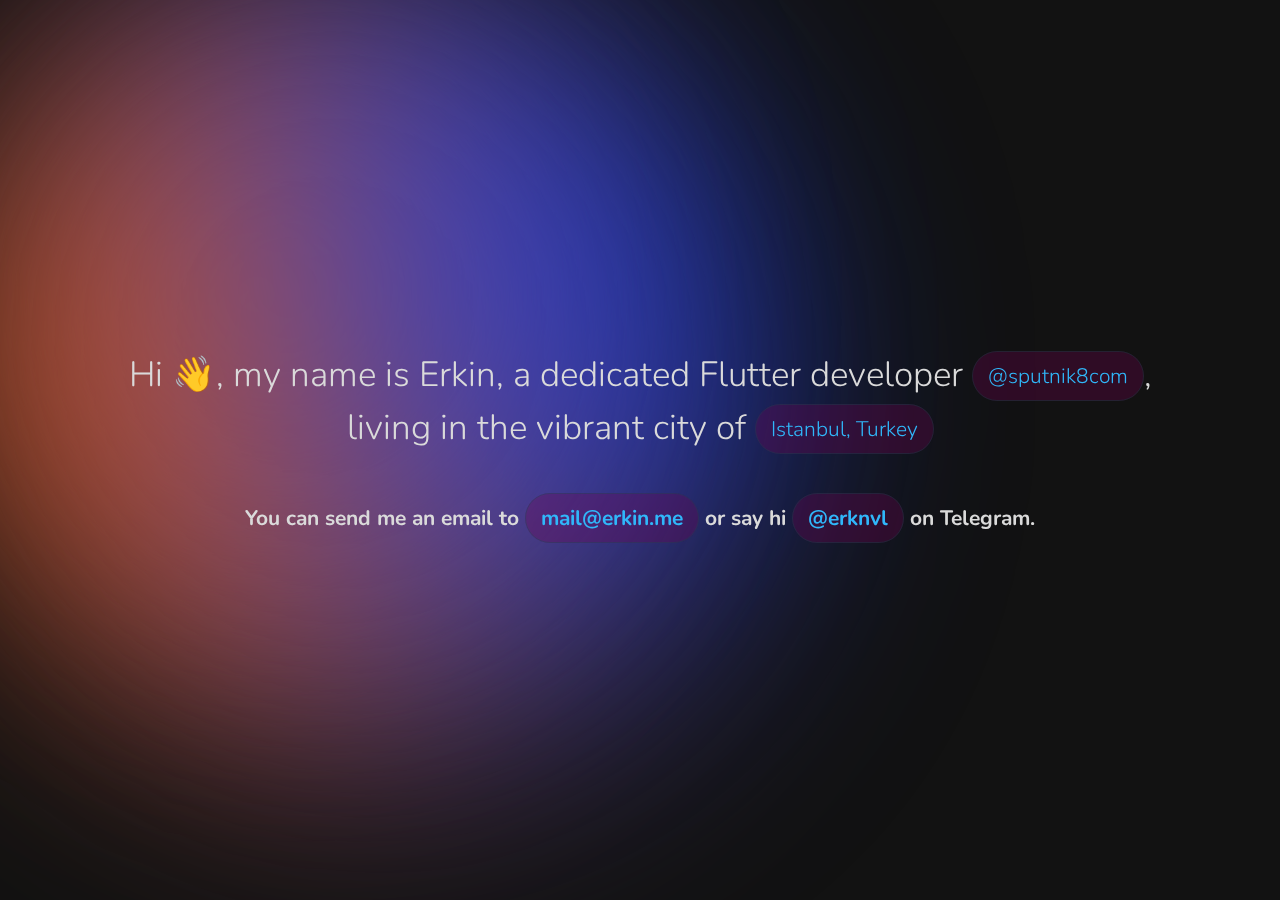
<file: index.html>
<!DOCTYPE html>
<html lang="en">

<head>
  <meta name="yandex-verification" content="f5d669f930142382" />
  <meta charset="UTF-8" />
  <meta name="viewport" content="width=device-width, initial-scale=1.0" />
  <meta http-equiv="X-UA-Compatible" content="ie=edge" />
  <meta name="Description"
    content="Hi, my name is Erkin, Flutter Developer and just a guy who's passionate about UI/UX" />
  <meta name="google" content="nositelinkssearchbox" />
  <title>Erkin Ovlyagulyyev - Flutter Developer</title>
  <link rel="shortcut icon" href="favicon.png" type="image/x-icon" />
  <link rel="preconnect" href="https://fonts.googleapis.com">
  <link rel="preconnect" href="https://fonts.gstatic.com" crossorigin>
  <link rel="preconnect" href="https://fonts.googleapis.com">
  <link rel="preconnect" href="https://fonts.gstatic.com" crossorigin>
  <link rel="preconnect" href="https://fonts.googleapis.com">
  <link rel="preconnect" href="https://fonts.gstatic.com" crossorigin>
  <link
    href="https://fonts.googleapis.com/css2?family=Nunito:wght@200;300;400;500;600;700&display=swap"
    rel="stylesheet">
  <link rel="stylesheet" href="./styles/style.css">
</head>

<body style="margin: 0; padding: 0">
  <div class="glow-container">
    <div class="ball"></div>
    <div class="ball" style="--delay:-12s;--size:0.35;--speed:25s;"></div>
    <div class="ball" style="--delay:-10s;--size:0.3;--speed:15s;"></div>
  </div>
  <!-- Google Tag Manager (noscript) -->
  <noscript><iframe
      src="https://www.googletagmanager.com/ns.html?id=GTM-TF5S38B" height="0"
      width="0" style="display: none; visibility: hidden"></iframe></noscript>
  <!-- End Google Tag Manager (noscript) -->
  <div class="root-container">
    <main>
      <h1>
        Hi 👋, my name is <span>Erkin,</span> a dedicated
        Flutter developer <a id="email" rel="noreferrer" target="_blank"
          href="https://www.sputnik8.com">@sputnik8com</a>, living in the
        vibrant
        city of <a target="_blank"
          href="https://goo.gl/maps/zqCxmK49XHVn1w716">Istanbul, Turkey</a>

      </h1>
      <h5>
        You can send me an email to <a class="social"
          href="mailto:mail@erkin.me" target="_blank">
          mail@erkin.me</a> or say hi <a class="social"
          href="https://t.me/erknvl" target="_blank">@erknvl</a> on Telegram.
      </h5>
    </main>

  </div>

  <!-- <h1>Latest Projects</h1>
  <section id="portfolio">
    <article>

      <section class="top">
        <div class="info">
          <img src="assets/icons/kp.png" alt="" srcset="" class="app-logo-img">
          <div class="spacer"></div>
          <div class="title">
            <h3>Kids Plaza Turkmenistan</h3>
            <h5>Shopping</h5>
          </div>
        </div>


      </section>

      <section class="images">
        <img src="assets/images/kp/1.jpeg" alt="" srcset=""
          class="app-screen-img">

        <img src="assets/images/kp/2.jpeg" alt="" srcset=""
          class="app-screen-img">

        <img src="assets/images/kp/3.jpeg" alt="" srcset=""
          class="app-screen-img">
      </section>
      <div class="store-links">
        <a
          href='https://apps.apple.com/us/app/kids-plaza-turkmenistan/id6465289747'>
          <img alt='Download on the App Store' class="appstore"
            src='assets/icons/appstore.svg' />
        </a>
        <a
          href='https://play.google.com/store/apps/details?id=com.kidsplazatm.app&pcampaignid=pcampaignidMKT-Other-global-all-co-prtnr-py-PartBadge-Mar2515-1'>
          <img alt='Get it on Google Play' src='assets/icons/play.png' />
        </a>
      </div>
    </article>
    <article>
      <section class="top">
        <div class="info">
          <img src="assets/images/brandym/logo.png" alt="" srcset=""
            class="app-logo-img">
          <div class="spacer"></div>
          <div class="title">
            <h3>Brandym Store</h3>
            <h5>Shopping</h5>
          </div>
        </div>
      </section>

      <section class="images">
        <img src="assets/images/brandym/1.webp" alt="" srcset=""
          class="app-screen-img">

        <img src="assets/images/brandym/2.webp" alt="" srcset=""
          class="app-screen-img">

        <img src="assets/images/brandym/3.webp" alt="" srcset=""
          class="app-screen-img">
      </section>
      <div class="store-links">
        <a href='https://apps.apple.com/tr/app/brandym/id6450019101'>
          <img alt='Download on the App Store' class="appstore"
            src='assets/icons/appstore.svg' />
        </a>
        <a
          href='https://play.google.com/store/apps/details?id=com.brandym.app&pcampaignid=pcampaignidMKT-Other-global-all-co-prtnr-py-PartBadge-Mar2515-1'>
          <img alt='Get it on Google Play' src='assets/icons/play.png' />
        </a>
      </div>
    </article>
    <article>
      <section class="top">
        <div class="info">
          <img src="assets/images/sputnik8/logo.png" alt="" srcset=""
            class="app-logo-img">
          <div class="spacer"></div>
          <div class="title">
            <h3>Sputnik8</h3>
            <h5>Travel</h5>
          </div>
        </div>


      </section>

      <section class="images">
        <img src="assets/images/sputnik8/1.webp" alt="" srcset=""
          class="app-screen-img">

        <img src="assets/images/sputnik8/2.webp" alt="" srcset=""
          class="app-screen-img">

        <img src="assets/images/sputnik8/3.webp" alt="" srcset=""
          class="app-screen-img">
      </section>
      <div class="store-links">
        <a
          href='https://apps.apple.com/us/app/sputnik8-%D1%8D%D0%BA%D1%81%D0%BA%D1%83%D1%80%D1%81%D0%B8%D0%B8-%D0%B8-%D0%B1%D0%B8%D0%BB%D0%B5%D1%82%D1%8B/id1546863088'>
          <img alt='Download on the App Store' class="appstore"
            src='assets/icons/appstore.svg' />
        </a>
        <a
          href='https://play.google.com/store/apps/details?id=com.sputnik8.android&pcampaignid=pcampaignidMKT-Other-global-all-co-prtnr-py-PartBadge-Mar2515-1'>
          <img alt='Get it on Google Play' src='assets/icons/play.png' />
        </a>
      </div>
    </article>
  </section> -->
</body>

</html>
</file>
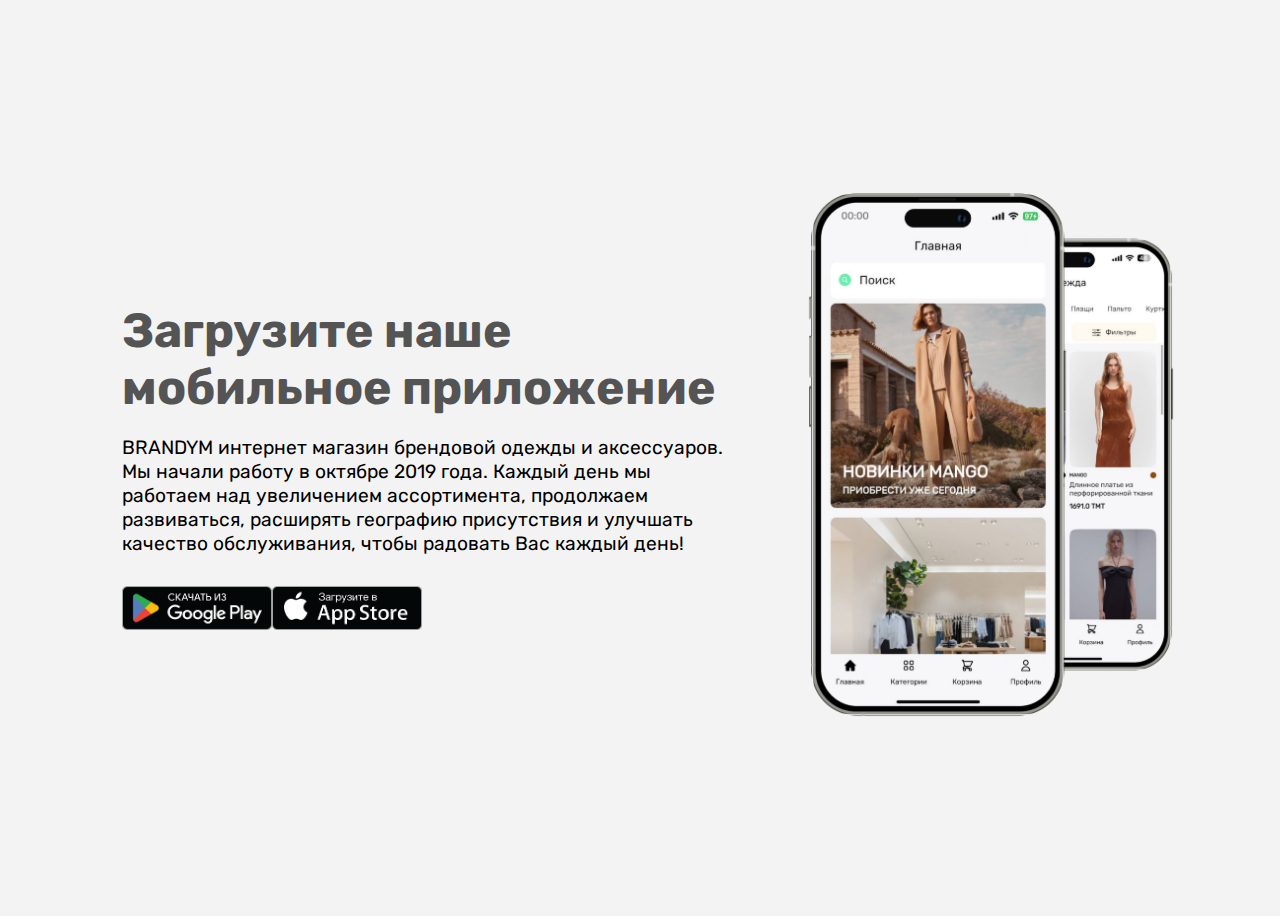
<file: brandym/index.html>
<!DOCTYPE html>
<html lang="en">

<head>
    <meta charset="UTF-8">
    <meta name="viewport" content="width=device-width, initial-scale=1.0">
    <link rel="stylesheet" href="styles/style.css">
    <title>Brandym</title>
</head>

<body>
    <article>
        <div class="spacer"></div>
        <section id="description-section">
            <h1>
                Загрузите наше мобильное приложение
            </h1>
            <p>
                BRANDYM интернет магазин брендовой одежды и аксессуаров. Мы
                начали работу в октябре 2019 годa. Каждый день мы работаем над
                увеличением ассортимента, продолжаем развиваться, расширять
                географию присутствия и улучшать качество обслуживания, чтобы
                радовать Вас каждый день!
            </p>
            <section class="app-links">
                <a id="google-play-link"
                    href='https://play.google.com/store/apps/details?id=com.brandym.app&pcampaignid=pcampaignidMKT-Other-global-all-co-prtnr-py-PartBadge-Mar2515-1'><img
                        alt='Доступно в Google Play'
                        src='assets/google-play-badge.png' /></a>
                <a id="appstore-link"
                    href='https://apps.apple.com/tr/app/brandym/id6450019101?l'><img
                        src='assets/appstore-badge.png' /></a>
            </section>
        </section>
        <div class="spacer-small"></div>
        <section id="image-section">
            <img src="assets/brandym_asset.png" alt="">
        </section>
        <div class="spacer"></div>
    </article>
</body>

</html>
</file>
<file: styles/style.css>
@import 'background.css';
* {
  font-family: "Nunito", sans-serif;
  box-sizing: border-box;
}

.secondary-font {
  font-family: "Nunito", sans-serif;
  box-sizing: border-box;
}

html {
  font-size: 14px;
}

body {
  display: flex;
  flex-direction: column;
  justify-content: start;
  align-items: start;
  overflow-x: hidden;
  background-color: #121212;
  color: white;
}

.root-container {
  width: 100%;
  min-height: 100vh;
  display: flex;
  flex-direction: column;
  justify-content: center;
  align-items: center;
  z-index: 3;
}
.root-container main {
  color: #dadada;
  position: relative;
  width: 80%;
  font-weight: 300;
  margin: 10px;
  text-align: center;
  overflow: hidden;
  line-height: 1.5;
}
.root-container main h1 {
  font-size: 2.5rem;
}
.root-container main h1 a {
  position: relative;
  bottom: 3px;
  scale: 0.5;
  font-size: 1.5rem;
}
.root-container main h5 {
  font-size: 1.5rem !important;
  line-height: 2 !important;
}
.root-container main a {
  color: #30b7fa;
  text-decoration: none !important;
  background-color: #70005050;
  padding: 10px 15px;
  border: 1px solid #10505050;
  border-radius: 300px;
}
.root-container main > span {
  color: #f1a61b;
}

h1 {
  font-size: 2.5rem;
  width: 100%;
  font-weight: 300;
  padding-bottom: 8px;
}

section#portfolio {
  display: flex;
  flex-direction: row;
  flex-wrap: wrap;
  justify-content: flex-start;
  align-items: flex-start;
  width: 100%;
  padding: 8px 24px;
  z-index: 4;
}
section#portfolio article {
  flex: 1;
  display: flex;
  flex-direction: column;
  justify-content: flex-start;
  align-items: flex-start;
  padding: 8px;
  margin: 8px;
  width: 30%;
  background-color: linear-gradient(90deg, #121212 10%, #39005e 100%);
  border-radius: 18px;
  border: 2px solid #70909090;
}
section#portfolio article > .store-links {
  display: flex;
  flex-direction: row;
  justify-content: flex-start;
  align-items: center;
  padding-right: 8px;
}
section#portfolio article > .store-links > a {
  text-decoration: none;
  width: 35%;
}
section#portfolio article > .store-links > a > img {
  width: 100%;
}
section#portfolio article > .store-links > a > img.appstore {
  scale: 0.875;
}
section#portfolio article > section.top {
  display: flex;
  flex-direction: row;
  justify-content: space-between;
  align-items: center;
  width: 100%;
  padding: 9px 4.5px 9px 9px;
}
section#portfolio article > section.top > .info {
  display: flex;
  flex-direction: row;
  justify-content: flex-start;
}
section#portfolio article > section.top > .info > .app-logo-img {
  height: 70px;
  width: 70px;
  border-radius: 18px;
  margin-left: 2px;
}
section#portfolio article > section.top > .info > div.title {
  display: flex;
  flex-direction: column;
  justify-content: center;
  align-items: flex-start;
}
section#portfolio article > section.top > .info > div.title > h3 {
  font-size: 1.5rem;
  font-weight: 300;
  margin: 0;
}
section#portfolio article > section.top > .info > div.title > h5 {
  font-size: 1rem;
  font-weight: 200;
  color: #bababa;
  margin: 0;
}
section#portfolio article > section.images {
  display: flex;
  width: 100%;
  flex-direction: row;
  justify-content: flex-start;
  align-items: flex-start;
  flex-wrap: nowrap;
  padding: 8px;
}
section#portfolio article > section.images > img {
  flex: 1;
  width: 10%;
  margin: 4px;
  border-radius: 9px;
  object-fit: contain;
}

.spacer {
  width: 16px;
}

@media screen and (max-width: 1024px) {
  html {
    font-size: 14px;
  }

  .root-container {
    margin: 0px;
    padding: 8px;
    width: 100%;
  }
  .root-container main {
    margin: 0px;
    padding: 0px;
    width: 100%;
  }

  section#portfolio {
    padding: 8px 16px;
    flex-direction: column;
  }
  section#portfolio > article {
    width: 100%;
    flex: 1;
  }
}

/*# sourceMappingURL=style.css.map */
</file>
<file: brandym/styles/style.css>
@import url("https://fonts.googleapis.com/css2?family=Rubik:wght@400;500;600&family=VT323&display=swap");
* {
  font-family: "Rubik", sans-serif;
  box-sizing: border-box;
}

html {
  font-size: 16px;
}

body {
  background-color: #f3f3f3;
}
body article {
  height: 100vh;
  width: 100%;
  display: inline-flex;
  flex-direction: row;
  justify-content: center;
  align-items: center;
}
body article .spacer {
  flex: 0.8;
}
body article .spacer-small {
  flex: 0.5;
}
body article section#description-section {
  flex: 5;
  padding: 1rem;
}
body article section#description-section h1 {
  font-size: 3rem;
  color: #545454;
  margin: 20px 0;
}
body article section#description-section p {
  font-size: 1.2rem;
  margin: 0;
  font-weight: 400;
  line-height: 1.25;
}
body article section#description-section section.app-links {
  margin-top: 30px;
  display: inline-flex;
}
body article section#description-section section.app-links > a > img {
  width: 150px;
}
body article section#image-section {
  flex: 3;
}
body article section#image-section img {
  width: 100%;
}

@media screen and (max-width: 1024px) {
  body {
    overflow: hidden;
    margin: 0 !important;
    padding: 8px !important;
  }
  body > article {
    height: 100vh;
    overflow: hidden;
    flex-direction: column;
  }
  body > article .spacer {
    display: none;
  }
  body > article .spacer-small {
    display: none;
  }
  body > article section#description-section {
    flex: 1;
    padding: 1rem;
  }
  body > article section#description-section h1 {
    font-size: 2rem;
    color: #545454;
    margin: 20px 0;
  }
  body > article section#description-section p {
    font-size: 1rem;
    margin: 0;
    font-weight: 300;
    line-height: 1.25;
  }
  body > article section#description-section section.app-links {
    margin-top: 30px;
    margin-bottom: 20px;
    display: inline-flex;
  }
  body > article section#description-section section.app-links > a {
    margin-right: 4px;
  }
  body > article section#description-section section.app-links > a > img {
    width: 150px;
  }
  body > article section#image-section {
    margin-top: 20px;
    overflow: hidden;
  }
  body > article section#image-section img {
    width: 100%;
  }
}

/*# sourceMappingURL=style.css.map */
</file>
